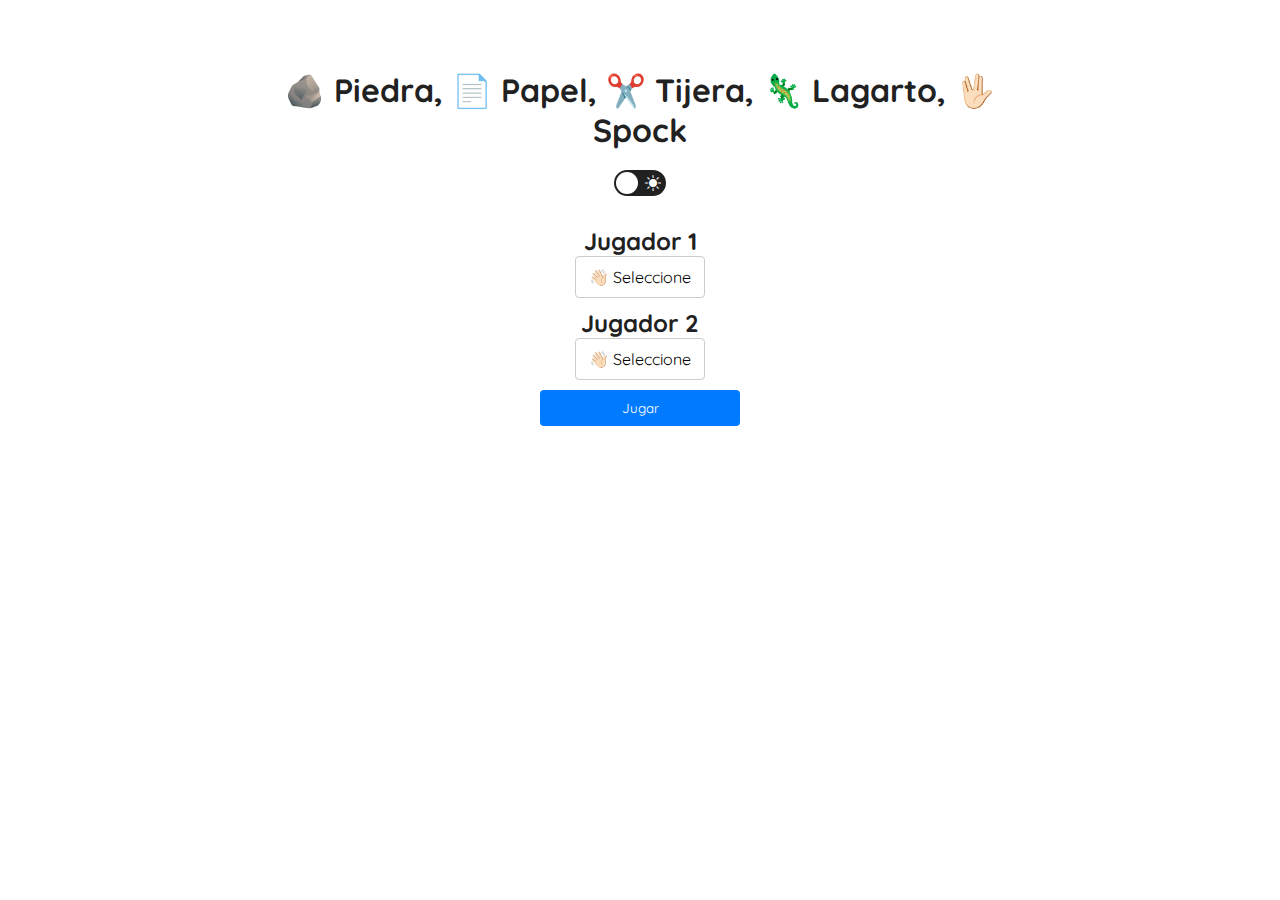
<file: index.html>
<!DOCTYPE html>
<html>
<head>
  <title>Piedra, Papel, Tijera, Lagarto, Spock</title>
  <link rel="stylesheet" type="text/css" href="styles.css">
  <link rel="stylesheet" href="https://cdn.jsdelivr.net/npm/bootstrap-icons@1.7.2/font/bootstrap-icons.css">
</head>
<body>
  <h1> 🪨 Piedra,  📄 Papel,  ✂️ Tijera,  🦎 Lagarto,  🖖🏻 Spock</h1>
  <div class="toggle-theme">
    <input type="checkbox" class="checkbox" id="checkbox">
    <label for="checkbox" class="label">
        <i class="bi bi-moon-fill"></i>
        <i class="bi bi-sun-fill"></i>
        <i class="bi bi-circle-fill"></i>
    </label>
  </div>
  <div class="game-container">
    <div class="players">
      <h2>Jugador 1</h2>
      <select id="player1">
        <option value="0"> 👋🏻 Seleccione</option>
        <option value="1"> 🪨 Piedra ✊🏻</option>
        <option value="2"> 📄 Papel ✋🏻</option>
        <option value="3"> ✂️ Tijera ✌🏻</option>
        <option value="4"> 🦎 Lagarto 🦎</option>
        <option value="5"> 🖖🏻 Spock 🖖🏻</option>
      </select>
    </div>
    <div class="players">
      <h2>Jugador 2</h2>
      <select id="player2">
        <option value="0"> 👋🏻 Seleccione</option> 
        <option value="1"> 🪨 Piedra ✊🏻</option>
        <option value="2"> 📄 Papel ✋🏻</option>
        <option value="3"> ✂️ Tijera ✌🏻</option>
        <option value="4"> 🦎 Lagarto 🦎</option>
        <option value="5"> 🖖🏻 Spock 🖖🏻</option>
      </select>
    </div>
    <button onclick="playGame()">Jugar</button>
    <p id="result"></p>
  </div>

  <script src="script.js"></script>
</body>
</html>
</file>
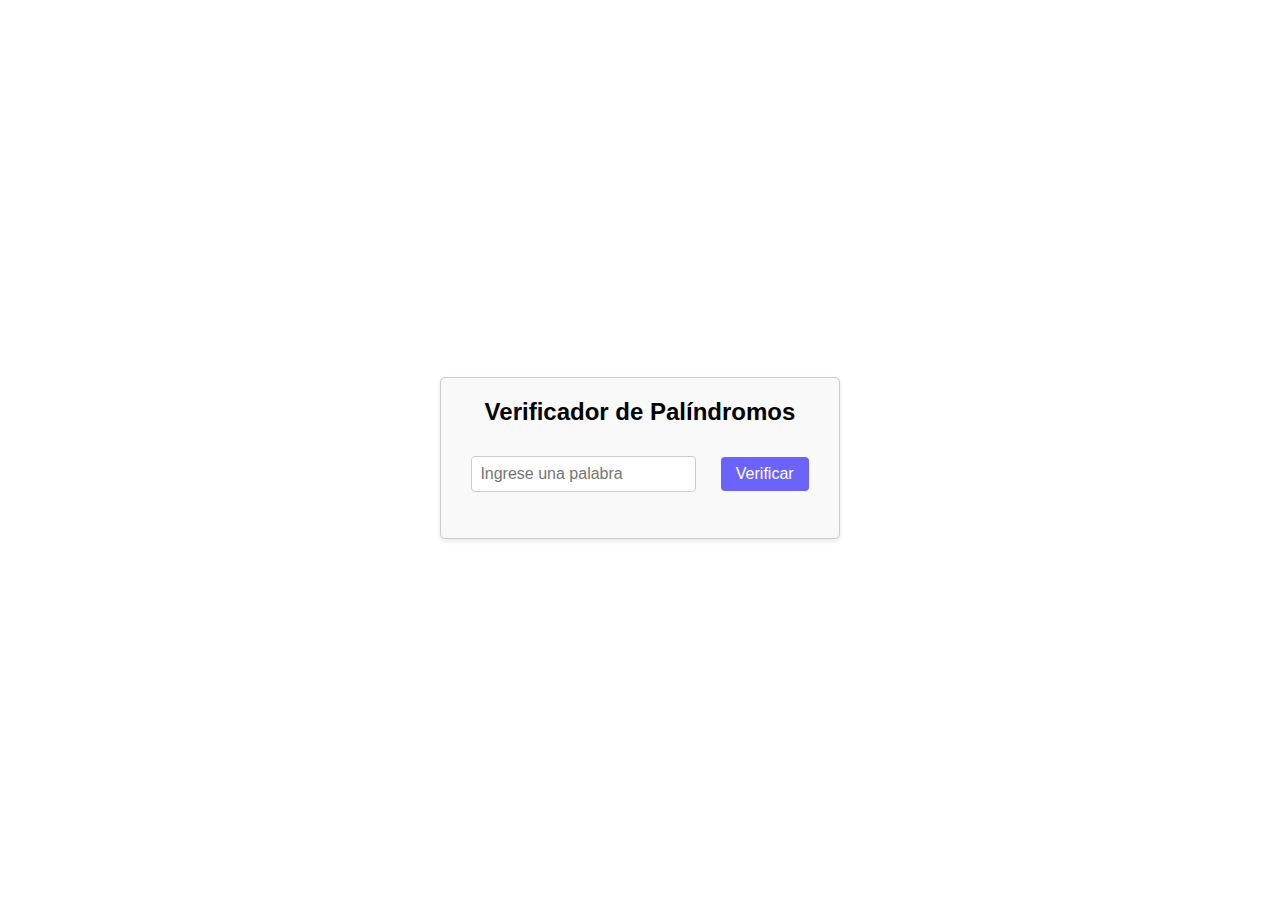
<file: palindromos/index.html>
<!DOCTYPE html>
<html>
<head>
  <meta charset="UTF-8">
  <title>Verificador de Palíndromos</title>
  <link rel="stylesheet" href="main.css">
</head>
<body>
  <div class="container">
    <h2>Verificador de Palíndromos</h2>
    <input type="text" id="palabra" placeholder="Ingrese una palabra">
    <button onclick="verificarPalindromo()">Verificar</button>
    <p id="resultado"></p>
  </div>
  
  <script src="main.js"></script>
</body>
</html>
</file>
<file: styles.css>
@import url('https://fonts.googleapis.com/css2?family=Quicksand:wght@300;400;500;600;700&display=swap');

:root {
  --color-black: #212121;
  --color-white: #FFF;
}

* {
  margin: 0;
  padding: 0;
  box-sizing: border-box;
  text-decoration: none;
  font-family: 'Quicksand', sans-serif;
  transition: all 0.3s ease 0s;
}

html {
  display: flex;
  justify-content: center;
}

body {
  font-family: Arial, sans-serif;
  text-align: center;
  display: auto; /* No se modificará */
  flex-direction: column;
  justify-content: space-between;
  width: 100%;
  min-height: 50vh;
  color: var(--color-black);
  margin: 0;
  padding: 0;
}

body.dark {
  color: var(--color-white);
  background-color: var(--color-black);
}

h1 {
  margin-top: 20px;
  margin-bottom: 20px;
}

.game-container {
  display: flex;
  justify-content: center;
  align-items: center;
  flex-direction: column;
  margin-top: 20px;
  margin-bottom: 20px;
}

.players {
  margin-top: 10px;
}

select {
  appearance: none;
  -webkit-appearance: none;
  -moz-appearance: none;
  padding: 10px;
  border: 1px solid #ccc;
  border-radius: 4px;
  background-color: #fff;
  font-size: 16px;
  width: 100%;
  max-width: 200px;
  cursor: pointer;
  text-align: center;
}

select:focus {
  outline: none;
  border-color: #007bff;
}

button {
  margin-top: 10px;
  padding: 10px 20px;
  background-color: #007bff;
  color: #fff;
  border: none;
  border-radius: 4px;
  cursor: pointer;
  width: 100%;
  max-width: 200px;
}

button:hover {
  background-color: #0069d9;
}

#result {
  margin-top: 20px;
  margin-bottom: 20px;
  font-weight: bold;
}

.toggle-theme {
  display: flex;
  justify-content: center;
  align-items: center;
  margin-top: 20px;
}

.checkbox {
  display: none;
}

.label {
  display: flex;
  justify-content: space-between;
  align-items: center;
  height: 26px;
  width: 52px;
  background-color: var(--color-black);
  border-radius: 50px;
  padding: 5px;
  position: relative;
}

.label i {
  color: var(--color-white);
}

.label .bi-circle-fill {
  position: absolute;
  background-color: var(--color-white);
  height: 22px;
  width: 22px;
  border-radius: 50%;
  top: 2px;
  left: 2px;
}

.checkbox:checked + .label .bi-circle-fill {
  transform: translateX(26px);
}

.body.dark {
  color: var(--color-white);
  background-color: var(--color-black);
}

.body.dark .label {
  background-color: var(--color-white);
}

.body.dark .label i {
  color: var(--color-black);
}

.body.dark .label .bi-circle-fill {
  background-color: var(--color-black);
}

@media (min-width: 600px) {
  body {
    width: 60%;
    margin-top: 50px;
    margin-bottom: 50px;
  }
}

@media (max-width: 499px) {
  body {
    width: 100%;
    min-height: 50vh;
    margin-top: 10px;
    margin-bottom: 10px;
  }

  h1 {
    margin-top: 10px;
    margin-bottom: 10px;
  }

  .game-container {
    margin-top: 10px;
    margin-bottom: 10px;
  }

  select,
  button {
    max-width: 100%;
  }
}
</file>
<file: palindromos/main.css>
body {
    display: flex;
    justify-content: center;
    align-items: center;
    height: 100vh;
    font-family: Arial, sans-serif;
  }
  
  .container {
    text-align: center;
    padding: 20px;
    border: 1px solid #ccc;
    border-radius: 5px;
    background-color: #f9f9f9;
    box-shadow: 0 2px 5px rgba(0, 0, 0, 0.1);
  }
  
  h2 {
    margin-top: 0;
  }
  
  input {
    margin: 10px;
    padding: 8px;
    border: 1px solid #ccc;
    border-radius: 4px;
    font-size: 16px;
    transition: border-color 0.3s;
  }
  
  input:focus {
    outline: none;
    border-color: #6c63ff;
    box-shadow: 0 0 5px rgba(108, 99, 255, 0.3);
  }
  
  button {
    margin: 10px;
    padding: 8px 15px;
    border: none;
    border-radius: 4px;
    font-size: 16px;
    background-color: #6c63ff;
    color: #fff;
    cursor: pointer;
    transition: background-color 0.3s;
  }
  
  button:hover {
    background-color: #524bff;
  }
  
  #resultado {
    font-weight: bold;
  }
</file>
